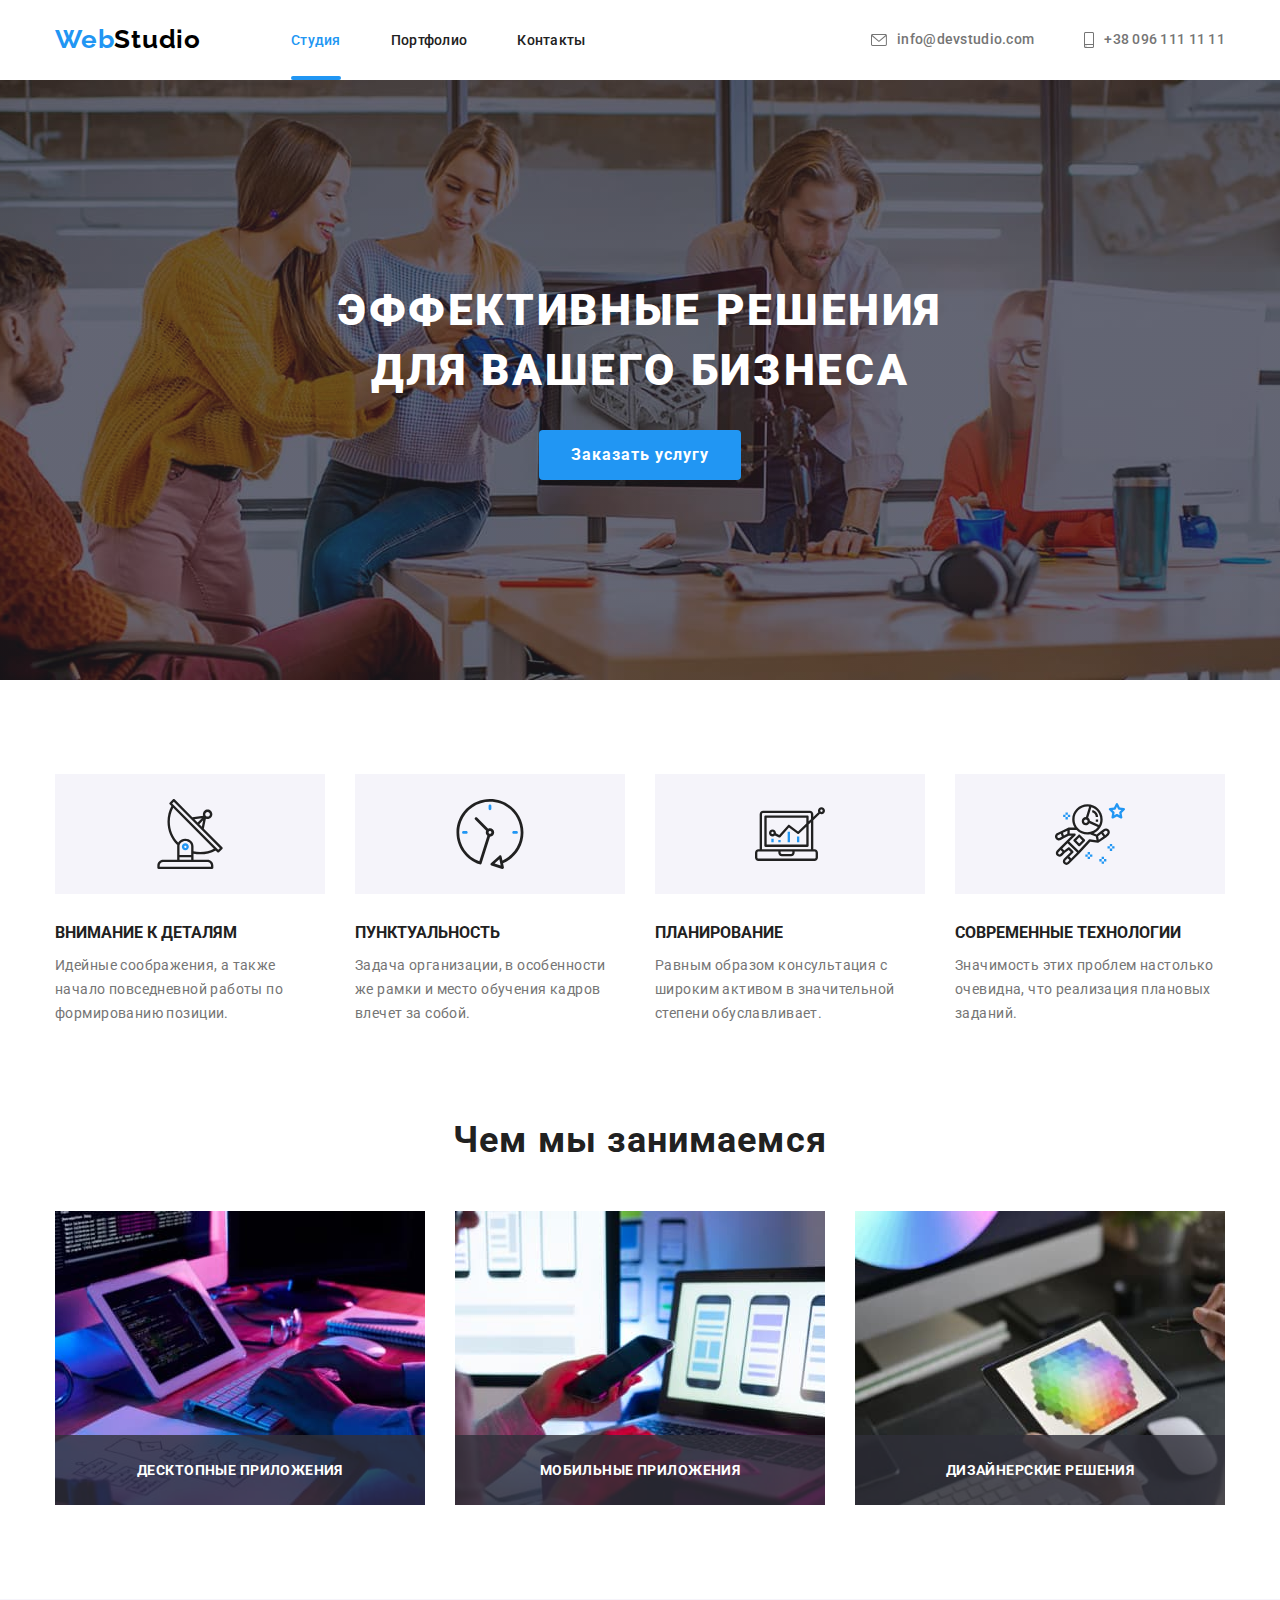
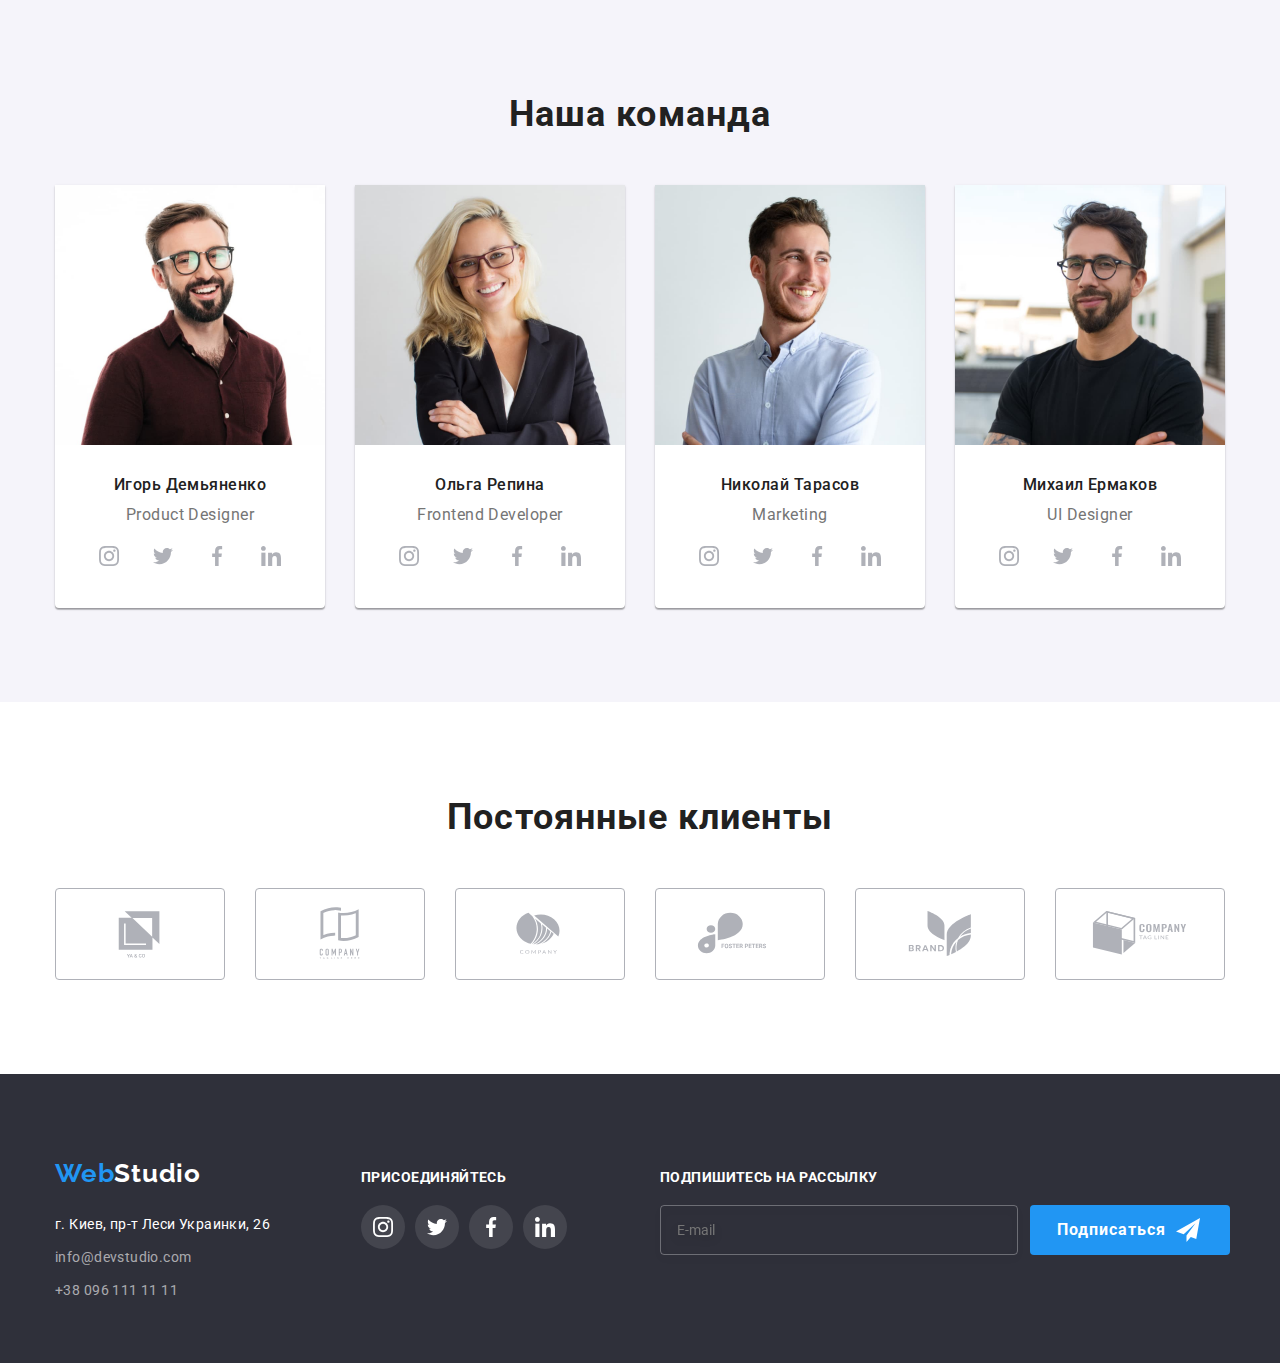
<file: index.html>
<!DOCTYPE html>
<html lang="ru">

<head>
    <meta charset="UTF-8" />
    <meta http-equiv="X-UA-Compatible" content="IE=edge" />
    <meta name="viewport" content="width=device-width, initial-scale=1.0" />
    <title>Студия</title>
    <link rel="preconnect" href="https://fonts.googleapis.com" />
    <link rel="preconnect" href="https://fonts.gstatic.com" crossorigin />
    <link href="https://fonts.googleapis.com/css2?family=Raleway:wght@700&family=Roboto:wght@400;500;700;900&family=Rubik:wght@400;500;700;900&display=swap" rel="stylesheet" />
    <link rel="stylesheet" href="./css/main.min.css" />
</head>

<body>

    <!-- Шапка -->

    <header class="header">
        <div class="container header__container">
            <nav class="nav">
                <a href="./index.html" class="logo link"> Web<span class="logo__header--textcolor">Studio</span></a>
                <ul class="nav__list list">
                    <li class="nav__item"><a href="" class="nav__link nav__link--current link">Студия</a></li>
                    <li class="nav__item"><a href="./portfolio.html" class="nav__link link">Портфолио</a></li>
                    <li class="nav__item"><a href="" class="nav__link link">Контакты</a></li>
                </ul>
            </nav>
            <ul class="list contact__list">
                <li class="contact__item">
                    <a href="mailto:info@devstudio.com" class="contact__link link" aria-label="имайл">
                        <svg class="contact__icon" width="16px" height="12px">
              <use href="./images/symbol-defs.svg#icon-mail"></use>
            </svg>info@devstudio.com</a>
                </li>
                <li class="contact__item">
                    <a href="tel:+380961111111" class="contact__link link">
                        <svg class="contact__icon" width="10px" height="16px" aria-label="номер телефона">
              <use href="./images/symbol-defs.svg#icon-smartphone"></use>
            </svg>+38 096 111 11 11</a>
                </li>
            </ul>
        </div>
    </header>
    <main>

        <!-- Section Hero -->

        <section class="hero hero__overlay">
            <div class="container">
                <h1 class="hero__title">Эффективные решения для вашего бизнеса</h1>
                <button data-modal-open type="button" class="button">Заказать услугу</button>
            </div>
        </section>

        <!-- Section Features -->

        <section class="features__section section">
            <div class="container">
                <h2 class="visually__hidden">Наши особенности</h2>
                <ul class="features__list list">
                    <li class="features__item">
                        <div class="features__icon">
                            <svg class="features__svg">
                <use href="./images/symbol-defs.svg#icon-antenna"></use>
              </svg>
                        </div>
                        <h3 class="features__title">Внимание к деталям</h3>
                        <p class="features__text">Идейные соображения, а также начало повседневной работы по формированию позиции.
                        </p>
                    </li>

                    <li class="features__item">
                        <div class="features__icon">
                            <svg class="features__svg">
                <use href="./images/symbol-defs.svg#icon-clock"></use>
              </svg>
                        </div>
                        <h3 class="features__title">Пунктуальность</h3>
                        <p class="features__text">Задача организации, в особенности же рамки и место обучения кадров влечет за собой.
                        </p>
                    </li>
                    <li class="features__item">
                        <div class="features__icon">
                            <svg class="features__svg">
                <use href="./images/symbol-defs.svg#icon-diagram"></use>
              </svg>
                        </div>
                        <h3 class="features__title">Планирование</h3>
                        <p class="features__text">Равным образом консультация с широким активом в значительной степени обуславливает.
                        </p>
                    </li>
                    <li class="features__item">
                        <div class="features__icon">
                            <svg class="features__svg">
                <use href="./images/symbol-defs.svg#icon-astronaut"></use>
              </svg>
                        </div>
                        <h3 class="features__title">Современные технологии</h3>
                        <p class="features__text">Значимость этих проблем настолько очевидна, что реализация плановых заданий.</p>
                    </li>
                </ul>
            </div>
        </section>

        <!-- Section Work-->

        <section class="work section">
            <div class="container">
                <h2 class="work__title title">Чем мы занимаемся</h2>
                <ul class="list">
                    <li class="work__item">
                        <div class="work__thumb">
                            <img src="./images/box1.jpg" class="work__img" alt="процес программирования" width="370" height="294" />
                            <p class="work__description">Десктопные приложения</p>
                        </div>
                    </li>
                    <li class="work__item">
                        <div class="work__thumb">
                            <img src="./images/box2.jpg" class="work__img" alt="адаптивная верстка" width="370" height="294" />
                            <p class="work__description">Мобильные приложения</p>
                        </div>
                    </li>
                    <li class="work__item">
                        <div class="work__thumb">
                            <img src="./images/box3.jpg" class="work__img" alt="дизайн" width="370" height="294" />
                            <p class="work__description">Дизайнерские решения</p>
                        </div>
                    </li>
                </ul>
            </div>
        </section>

        <!-- Section Team A -->

        <section class="team__section section">
            <div class="container">
                <h2 class="team__title title">Наша команда</h2>
                <ul class="team__list list">
                    <li class="team__item">
                        <img src="./images/Product-Designer.jpg" class="team__img" alt="Product Designer компании" width="270" height="260" />
                        <div class="team__card">
                            <h3 class="team__text team__text--fontstyle">Игорь Демьяненко</h3>
                            <p class="team__text">Product Designer</p>

                            <ul class="social__list">
                                <li class="social__item list">
                                    <a href="" class="link social__link">
                                        <svg class="icon-svg" width="20" height="20">
                      <use href="./images/symbol-defs.svg#icon-instagram" class="social__icon"></use>
                    </svg>
                                    </a>
                                </li>
                                <li class="social__item list">
                                    <a href="" class="link social__link">
                                        <svg class="icon-svg" width="20" height="20">
                      <use href="./images/symbol-defs.svg#icon-twitter" class="social__icon"></use>
                    </svg>
                                    </a>
                                </li>
                                <li class="social__item list">
                                    <a href="" class="link social__link">
                                        <svg class="icon-svg" width="20" height="20">
                      <use href="./images/symbol-defs.svg#icon-facebook" class="social__icon"></use>
                    </svg>
                                    </a>
                                </li>
                                <li class="social__item list">
                                    <a href="" class="link social__link">
                                        <svg class="icon-svg" width="20" height="20">
                      <use href="./images/symbol-defs.svg#icon-linkedin" class="social__icon"></use>
                    </svg>
                                    </a>
                                </li>
                            </ul>
                        </div>
                    </li>

                    <li class="team__item">
                        <img src="./images/Frontend-Developer.jpg" class="team__img" alt="Frontend Developer компании" width="270" height="260" />
                        <div class="team__card">
                            <h3 class="team__text team__text--fontstyle">Ольга Репина</h3>
                            <p class="team__text">Frontend Developer</p>
                            <ul class="social__list">
                                <li class="social__item list">
                                    <a href="" class="link social__link">
                                        <svg class="icon-svg" width="20" height="20">
                      <use href="./images/symbol-defs.svg#icon-instagram" class="social__icon"></use>
                    </svg>
                                    </a>
                                </li>
                                <li class="social__item list">
                                    <a href="" class="link social__link">
                                        <svg class="icon-svg" width="20" height="20">
                      <use href="./images/symbol-defs.svg#icon-twitter" class="social__icon"></use>
                    </svg>
                                    </a>
                                </li>
                                <li class="social__item list">
                                    <a href="" class="link social__link">
                                        <svg class="icon-svg" width="20" height="20">
                      <use href="./images/symbol-defs.svg#icon-facebook" class="social__icon"></use>
                    </svg>
                                    </a>
                                </li>
                                <li class="social__item list">
                                    <a href="" class="link social__link">
                                        <svg class="icon-svg" width="20" height="20">
                      <use href="./images/symbol-defs.svg#icon-linkedin" class="social__icon"></use>
                    </svg>
                                    </a>
                                </li>
                            </ul>
                        </div>
                    </li>
                    <li class="team__item">
                        <img src="./images/Marketing.jpg" class="team__img" alt="Marketing компании" width="270" height="260" />
                        <div class="team__card">
                            <h3 class="team__text team__text--fontstyle">Николай Тарасов</h3>
                            <p class="team__text">Marketing</p>
                            <ul class="social__list">
                                <li class="social__item list">
                                    <a href="" class="link social__link">
                                        <svg class="icon-svg" width="20" height="20">
                      <use href="./images/symbol-defs.svg#icon-instagram" class="social__icon"></use>
                    </svg>
                                    </a>
                                </li>
                                <li class="social__item list">
                                    <a href="" class="link social__link">
                                        <svg class="icon-svg" width="20" height="20">
                      <use href="./images/symbol-defs.svg#icon-twitter" class="social__icon"></use>
                    </svg>
                                    </a>
                                </li>
                                <li class="social__item list">
                                    <a href="" class="link social__link">
                                        <svg class="icon-svg" width="20" height="20">
                      <use href="./images/symbol-defs.svg#icon-facebook" class="social__icon"></use>
                    </svg>
                                    </a>
                                </li>
                                <li class="social__item list">
                                    <a href="" class="link social__link">
                                        <svg class="icon-svg" width="20" height="20">
                      <use href="./images/symbol-defs.svg#icon-linkedin" class="social__icon"></use>
                    </svg>
                                    </a>
                                </li>
                            </ul>
                        </div>
                    </li>
                    <li class="team__item">
                        <img src="./images/UI-Designer.jpg" class="team__img" alt="UI Designer компании" width="270" height="260" />
                        <div class="team__card">
                            <h3 class="team__text team__text--fontstyle">Михаил Ермаков</h3>
                            <p class="team__text">UI Designer</p>
                            <ul class="social__list">
                                <li class="social__item list">
                                    <a href="" class="link social__link">
                                        <svg class="icon-svg" width="20" height="20">
                      <use href="./images/symbol-defs.svg#icon-instagram" class="social__icon"></use>
                    </svg>
                                    </a>
                                </li>
                                <li class="social__item list">
                                    <a href="" class="link social__link">
                                        <svg class="icon-svg" width="20" height="20">
                      <use href="./images/symbol-defs.svg#icon-twitter" class="social__icon"></use>
                    </svg>
                                    </a>
                                </li>
                                <li class="social__item list">
                                    <a href="" class="link social__link">
                                        <svg class="icon-svg" width="20" height="20">
                      <use href="./images/symbol-defs.svg#icon-facebook" class="social__icon"></use>
                    </svg>
                                    </a>
                                </li>
                                <li class="social__item list">
                                    <a href="" class="link social__link">
                                        <svg class="icon-svg" width="20" height="20">
                      <use href="./images/symbol-defs.svg#icon-linkedin" class="social__icon"></use>
                    </svg>
                                    </a>
                                </li>
                            </ul>
                        </div>
                    </li>
                </ul>
            </div>
        </section>

        <!--Section Clients -->

        <section class="clients section">
            <div class="container">
                <h2 class="clients__title title">Постоянные клиенты</h2>
                <ul class="clients__list list">
                    <li class="clients__item list">
                        <a href="" class="clients__link link">
                            <svg class="clients__icon">
                <use href="./images/symbol-defs.svg#icon-client1"></use>
              </svg></a>
                    </li>
                    <li class="clients__item list">
                        <a href="" class="clients__link link">
                            <svg class="clients__icon">
                <use href="./images/symbol-defs.svg#icon-client2"></use>
              </svg></a>
                    </li>
                    <li class="clients__item list">
                        <a href="" class="clients__link link">
                            <svg class="clients__icon">
                <use href="./images/symbol-defs.svg#icon-client3"></use>
              </svg></a>
                    </li>
                    <li class="clients__item list">
                        <a href="" class="clients__link link">
                            <svg class="clients__icon">
                <use href="./images/symbol-defs.svg#icon-client4"></use>
              </svg></a>
                    </li>
                    <li class="clients__item list">
                        <a href="" class="clients__link link">
                            <svg class="clients__icon">
                <use href="./images/symbol-defs.svg#icon-client5"></use>
              </svg></a>
                    </li>
                    <li class="clients__item list">
                        <a href="" class="clients__link link">
                            <svg class="clients__icon">
                <use href="./images/symbol-defs.svg#icon-client6"></use>
              </svg></a>
                    </li>
                </ul>
            </div>
        </section>
    </main>

    <!-- Section Footer -->

    <footer class="footer">
        <div class="footer__blok container">
            <div class="footer__contact">
                <a href="./index.html" class="logo logo_footer link">
          Web<span class="logo__footer--textcolor">Studio</span></a>
                <address>
          <ul class="footer__list list">
            <li class="footer__item">
              <a href="" class="link footer__link footer__link--color">г. Киев, пр-т Леси Украинки, 26</a>
            </li>
            <li class="footer__item">
              <a href="mailto:info@devstudio.com" class="footer__link link">info@devstudio.com</a>
            </li>
            <li class="footer__item">
              <a href="tel:+380961111111" class="footer__link link">+38 096 111 11 11</a>
            </li>
          </ul>
        </address>
            </div>
            <div class="footer__socialblok">
                <strong class="footer__strong">Присоединяйтесь</strong>
                <ul class="footer__sociallist">
                    <li class="footer__socialitem list">
                        <a href="" class="footer__sociallink link">
                            <svg class="footer__icon" width="20" height="20">
                <use href="./images/symbol-defs.svg#icon-instagram"></use>
              </svg></a>
                    </li>
                    <li class="footer__socialitem list">
                        <a href="" class="footer__sociallink link">
                            <svg class="footer__icon" width="20" height="20">
                <use href="./images/symbol-defs.svg#icon-twitter"></use>
              </svg></a>
                    </li>
                    <li class="footer__socialitem list">
                        <a href="" class="footer__sociallink link">
                            <svg class="footer__icon" width="20" height="20">
                <use href="./images/symbol-defs.svg#icon-facebook" class="svg-item"></use>
              </svg></a>
                    </li>
                    <li class="footer__socialitem list">
                        <a href="" class="footer__sociallink link">
                            <svg class="footer__icon" width="20" height="20">
                <use href="./images/symbol-defs.svg#icon-linkedin" class="svg-item"></use>
              </svg></a>
                    </li>
                </ul>
            </div>
            <form class="signup">
                <strong class="footer__strong signup__title">Подпишитесь на рассылку </strong>
                <div class="signup__form">
                    <label for="signup-email" class="signup__label">
            <input type="email" name="email" id="signup-email" placeholder="E-mail" class="signup__email" />
          </label>
                    <button type="submit" class="button signup__btn">
            <span class="signup__btn--margin">Подписаться</span>
            <svg width="24" height="24" class="signup__svg">
              <use href="./images/symbol-defs.svg#icon-icon-send" class=""></use>
            </svg>
          </button>
                </div>
            </form>
        </div>
    </footer>

    <!-- MODALKA -->

    <div data-modal class="backdrop is-hidden">
        <div class="modal">
            <button data-modal-close class="modal__closebtn" type="button">
        <svg class="modal__icon" width="11" height="11">
          <use href="./images/symbol-defs.svg#icon-close"></use>
        </svg>
      </button>
            <form class="form">
                <strong class="form__text">Оставьте свои данные, мы вам перезвоним</strong>
                <div class="form__field">
                    <label for="name" class="form__label">Имя</label>
                    <input type="text" class="form__input" name="name" id="name" />
                    <svg class="form__icon" width="12" height="12">
            <use href="./images/symbol-defs.svg#icon-name"></use>
          </svg>
                </div>
                <div class="form__field">
                    <label for="tel" class="form__label">Телефон</label>
                    <input type="tel" class="form__input" name="tel" id="tel" />
                    <svg class="form__icon" width="13" height="13">
            <use href="./images/symbol-defs.svg#icon-phone-black"></use>
          </svg>
                </div>
                <div class="form__field">
                    <label for="email" class="form__label">Почта</label>
                    <input type="email" class="form__input" name="email" id="email" />
                    <svg class="form__icon" width="15" height="12">
            <use href="./images/symbol-defs.svg#icon-formemail"></use>
          </svg>
                </div>
                <div class="form__field">
                    <label for="comment" class="form__label">Комментарий</label>
                    <textarea name="comment" id="comment" rows="10" class="form__textarea" placeholder="Введите текст"></textarea>
                </div>
                <label for="checkbox" class="checkbox__label">
          <input type="checkbox" name="checkbox" id="checkbox" class="checkbox is-hidden" />
          <span class="checkbox__item">
            <svg width="16" height="16">
              <use href="./images/symbol-defs.svg#icon-Vector-2" class=""></use>
            </svg>
          </span>
          Соглашаюсь с рассылкой и принимаю <a href="" class="checkbox__link">Условия договора</a>
        </label>

                <button type="submit" class="button form__btn">Отправить</button>
            </form>
        </div>
    </div>
    <script src="./js/modal.js"></script>
</body>

</html>
</file>
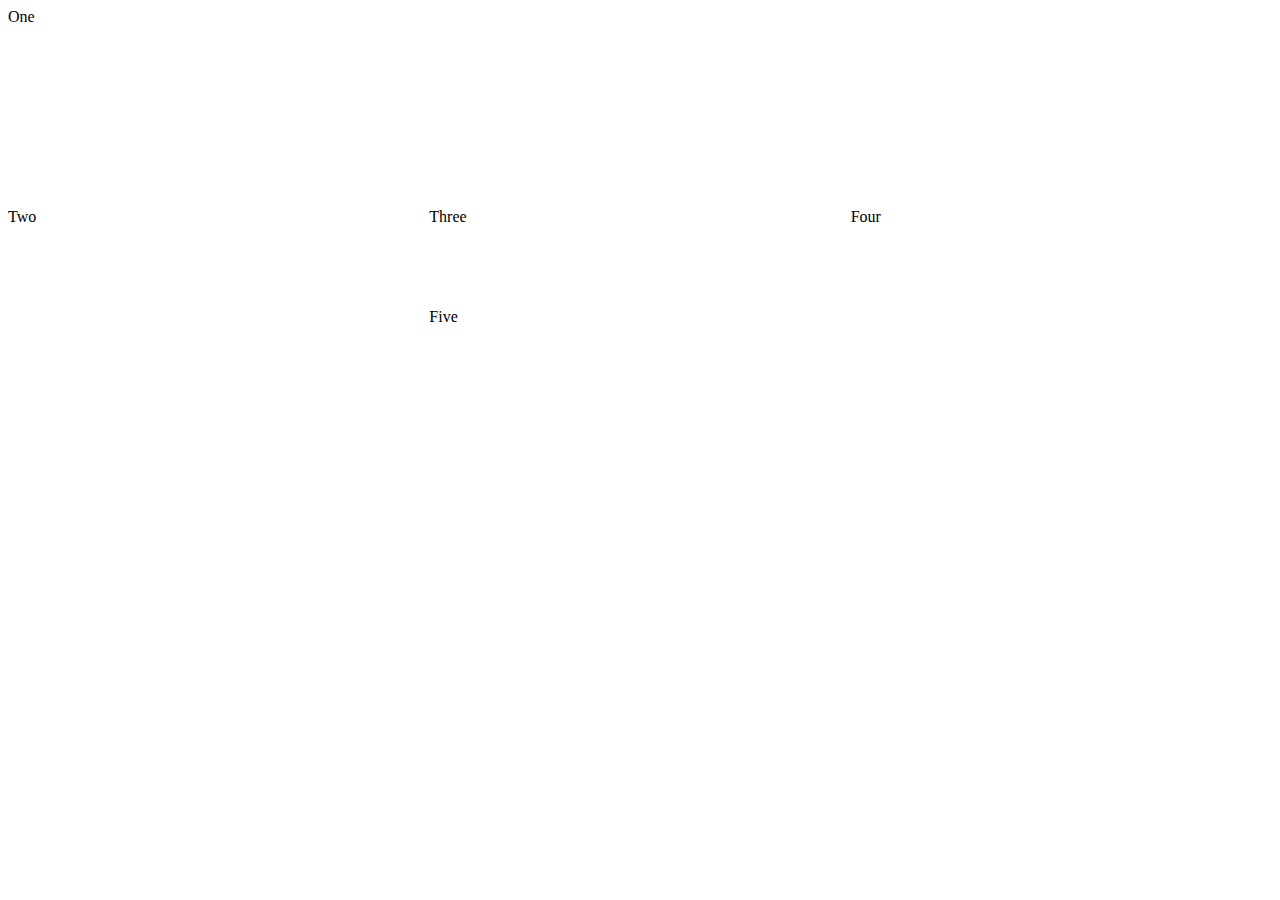
<file: 1.html>
<!DOCTYPE html>
<html lang="en">
<head>
    <meta charset="UTF-8">
    <meta http-equiv="X-UA-Compatible" content="IE=edge">
    <meta name="viewport" content="width=device-width, initial-scale=1.0">
    <title>Document</title>
    <style>
        .wrapper {
    display: grid;
    grid-template-columns: repeat(3, 1fr);
    grid-auto-rows: 100px;
}
.box1 {
    grid-column-start: 1;
    grid-column-end: 4;
    grid-row-start: 1;
    grid-row-end: 3;
}
.box2 {
    grid-column-start: 1;
    grid-row-start: 3;
    grid-row-end: 5;
}

    </style>
</head>
<body>
    <div class="wrapper">
        <div class="box1">One</div>
        <div class="box2">Two</div>
        <div class="box3">Three</div>
        <div class="box4">Four</div>
        <div class="box5">Five</div>
    </div>
</body>
</html>
</file>
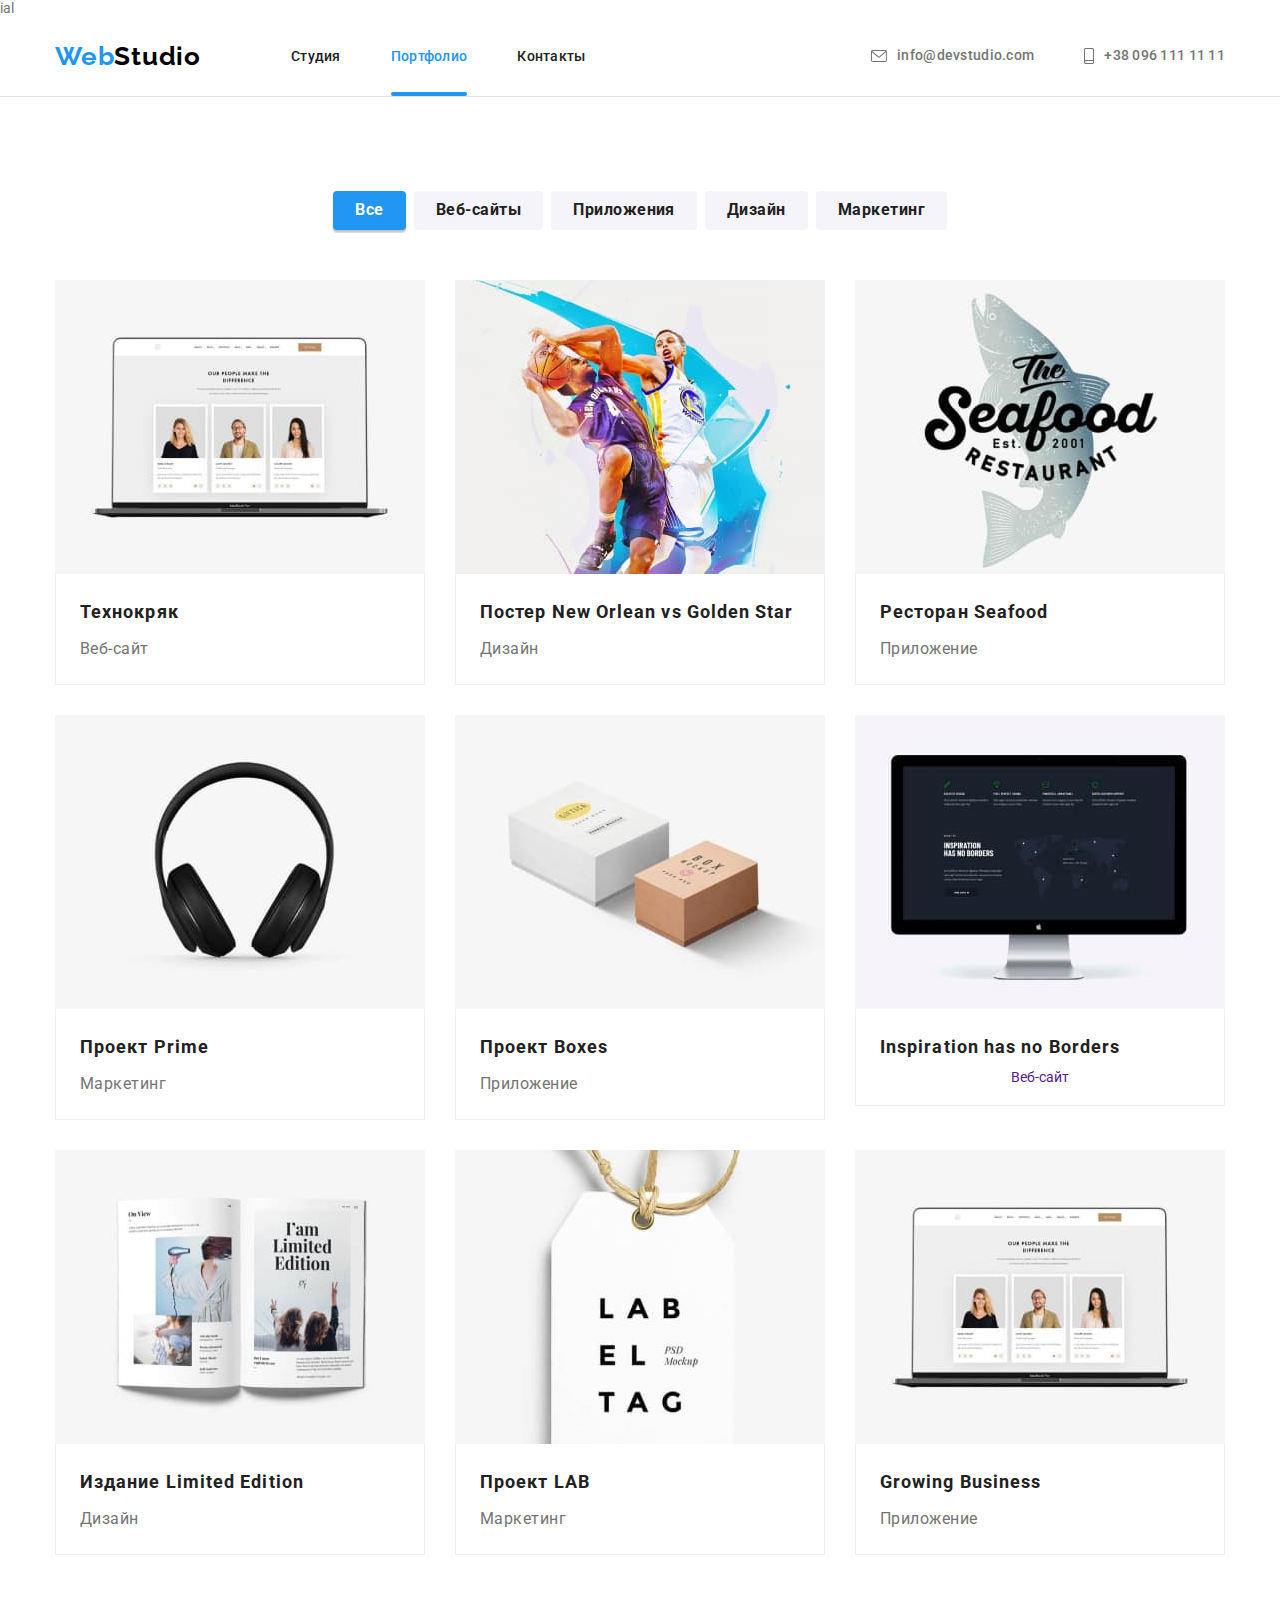
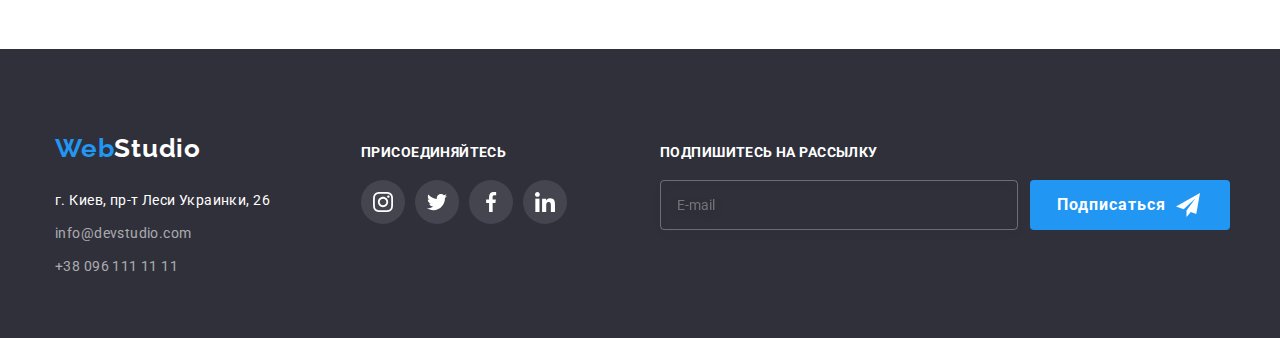
<file: portfolio.html>
ial
<!DOCTYPE html>
<html lang="ru">

<head>
    <meta charset="UTF-8" />
    <meta http-equiv="X-UA-Compatible" content="IE=edge" />
    <meta name="viewport" content="width=device-width, initial-scale=1.0" />
    <title>Портфолио</title>
    <link rel="preconnect" href="https://fonts.googleapis.com" />
    <link rel="preconnect" href="https://fonts.gstatic.com" crossorigin />
    <link href="https://fonts.googleapis.com/css2?family=Raleway:wght@700&family=Roboto:wght@400;500;700;900&family=Rubik:wght@400;500;700;900&display=swap" rel="stylesheet" />
    <link rel="stylesheet" href="./css/main.min.css" />
</head>

<body>
    <!-- Шапка -->
    <header class="header">
        <div class="container header__container">
            <nav class="nav">
                <a href="./index.html" class="logo link"> Web<span class="logo__header--textcolor">Studio</span> </a>
                <ul class="nav__list list">
                    <li class="nav__item"><a href="./index.html" class="nav__link link">Студия</a></li>
                    <li class="nav__item">
                        <a href="" class="link nav__link--current nav__link">Портфолио</a>
                    </li>
                    <li class="nav__item"><a href="" class="link nav__link">Контакты</a></li>
                </ul>
            </nav>
            <ul class="list contact__list">
                <li class="contact__item">
                    <a href="mailto:info@devstudio.com" class="link contact__link" aria-label="имайл">
                        <svg class="contact__icon" width="16px" height="12px">
                            <use href="./images/symbol-defs.svg#icon-mail"></use>
                        </svg> info@devstudio.com</a>
                </li>
                <li class="contact__item">
                    <a href="tel:+380961111111" class="link contact__link">
                        <svg class="contact__icon" width="10px" height="16px" aria-label="номер телефона">
                            <use href="./images/symbol-defs.svg#icon-smartphone"></use>
                        </svg> +38 096 111 11 11</a>
                </li>
            </ul>
        </div>
    </header>

    <main>
        <!-- Section Hero -->
        <section class="portf__section section">
            <div class="container">
                <h1 class="visually__hidden">Портфолио</h1>
                <ul class="list menu__list">
                    <li class="menu__item">
                        <button type="button" class="button munu__button menu__button--curent">Все</button>
                    </li>
                    <li class="menu__item"><button type="button" class="button munu__button">Веб-сайты</button></li>
                    <li class="menu__item"><button type="button" class="button munu__button">Приложения</button></li>
                    <li class="menu__item"><button type="button" class="button munu__button">Дизайн</button></li>
                    <li class="menu__item"><button type="button" class="button munu__button">Маркетинг</button></li>
                </ul>

                <ul class="list portf__list">
                    <li class="portf__item">
                        <a href="" class="link portf__link">
                            <div class="portf__thumb">
                                <img src="./images/portf1.jpg" alt="ноутбук" width="370" height="294" />
                                <div class="portf__overlay">
                                    <p class="portf__overlay--posirion">
                                        Технокряк это современная площадка распространения коронавируса. Компании используют эту платформу для цифрового шпионажа и атак на защищённые сервера конкурентов.
                                    </p>
                                </div>
                            </div>
                            <div class="portf__item--description">
                                <h2 class="portf__title">Технокряк</h2>
                                <p class="portf__text">Веб-сайт</p>
                            </div>
                        </a>
                    </li>
                    <li class="portf__item">
                        <a href="" class="link portf__link">
                            <div class="portf__thumb">
                                <img src="./images/portf2.jpg" alt="постер" width="370" height="294" />
                                <div class="portf__overlay">
                                    <p class="portf__overlay--posirion">
                                        Технокряк это современная площадка распространения коронавируса. Компании используют эту платформу для цифрового шпионажа и атак на защищённые сервера конкурентов.
                                    </p>
                                </div>
                            </div>
                            <div class="portf__item--description">
                                <h2 class="portf__title">Постер New Orlean vs Golden Star</h2>
                                <p class="portf__text">Дизайн</p>
                            </div>
                        </a>
                    </li>
                    <li class="portf__item">
                        <a href="" class="link portf__link">
                            <div class="portf__thumb">
                                <img src="./images/portf3.jpg" alt="лого ресторана" width="370" height="294" />
                                <div class="portf__overlay">
                                    <p class="portf__overlay--posirion">
                                        Технокряк это современная площадка распространения коронавируса. Компании используют эту платформу для цифрового шпионажа и атак на защищённые сервера конкурентов.
                                    </p>
                                </div>
                            </div>
                            <div class="portf__item--description">
                                <h2 class="portf__title">Ресторан Seafood</h2>
                                <p class="portf__text">Приложение</p>
                            </div>
                        </a>
                    </li>
                    <li class="portf__item">
                        <a href="" class="link portf__link">
                            <div class="portf__thumb">
                                <img src="./images/portf4.jpg" alt="наушники" width="370" height="294" />
                                <div class="portf__overlay">
                                    <p class="portf__overlay--posirion">
                                        Технокряк это современная площадка распространения коронавируса. Компании используют эту платформу для цифрового шпионажа и атак на защищённые сервера конкурентов.
                                    </p>
                                </div>
                            </div>
                            <div class="portf__item--description">
                                <h2 class="portf__title">Проект Prime</h2>
                                <p class="portf__text">Маркетинг</p>
                            </div>
                        </a>
                    </li>
                    <li class="portf__item">
                        <a href="" class="link portf__link">
                            <div class="portf__thumb">
                                <img src="./images/portf5.jpg" alt="две коробки" width="370" height="294" />
                                <div class="portf__overlay">
                                    <p class="portf__overlay--posirion">
                                        Технокряк это современная площадка распространения коронавируса. Компании используют эту платформу для цифрового шпионажа и атак на защищённые сервера конкурентов.
                                    </p>
                                </div>
                            </div>
                            <div class="portf__item--description">
                                <h2 class="portf__title">Проект Boxes</h2>
                                <p class="portf__text">Приложение</p>
                            </div>
                        </a>
                    </li>
                    <li class="portf__item">
                        <a href="" class="link portf__link">
                            <div class="portf__thumb">
                                <img src="./images/portf6.jpg" alt="монитор" width="370" height="294" />
                                <div class="portf__overlay">
                                    <p class="portf__overlay--posirion">
                                        Технокряк это современная площадка распространения коронавируса. Компании используют эту платформу для цифрового шпионажа и атак на защищённые сервера конкурентов.
                                    </p>
                                </div>
                            </div>
                            <div class="portf__item--description">
                                <h2 class="portf__title">Inspiration has no Borders</h2>
                                <p class="portfolio-text">Веб-сайт</p>
                            </div>
                        </a>
                    </li>
                    <li class="portf__item">
                        <a href="" class="link portf__link">
                            <div class="portf__thumb">
                                <img src="./images/portf7.jpg" alt="открытая книга" width="370" height="294" />
                                <div class="portf__overlay">
                                    <p class="portf__overlay--posirion">
                                        Технокряк это современная площадка распространения коронавируса. Компании используют эту платформу для цифрового шпионажа и атак на защищённые сервера конкурентов.
                                    </p>
                                </div>
                            </div>
                            <div class="portf__item--description">
                                <h2 class="portf__title">Издание Limited Edition</h2>
                                <p class="portf__text">Дизайн</p>
                            </div>
                        </a>
                    </li>
                    <li class="portf__item">
                        <a href="" class="link portf__link">
                            <div class="portf__thumb">
                                <img src="./images/portf8.jpg" alt="лого проекта" width="370" height="294" />
                                <div class="portf__overlay">
                                    <p class="portf__overlay--posirion">
                                        Технокряк это современная площадка распространения коронавируса. Компании используют эту платформу для цифрового шпионажа и атак на защищённые сервера конкурентов.
                                    </p>
                                </div>
                            </div>
                            <div class="portf__item--description">
                                <h2 class="portf__title">Проект LAB</h2>
                                <p class="portf__text">Маркетинг</p>
                            </div>
                        </a>
                    </li>
                    <li class="portf__item">
                        <a href="" class="link portf__link">
                            <div class="portf__thumb">
                                <img src="./images/portf1.jpg" alt="ноутбук" width="370" height="294" />
                                <div class="portf__overlay">
                                    <p class="portf__overlay--posirion">
                                        Технокряк это современная площадка распространения коронавируса. Компании используют эту платформу для цифрового шпионажа и атак на защищённые сервера конкурентов.
                                    </p>
                                </div>
                            </div>
                            <div class="portf__item--description">
                                <h2 class="portf__title">Growing Business</h2>
                                <p class="portf__text">Приложение</p>
                            </div>
                        </a>
                    </li>
                </ul>
            </div>
        </section>
    </main>
    <!-- Футер -->
    <footer class="footer">
        <div class="container footer__blok">
            <div class="footer__contact">
                <a href="./index.html" class="logo logo_footer link">
                    Web<span class="logo__footer--textcolor">Studio</span>
                </a>
                <address>
                    <ul class="list footer__list">
                        <li class="footer__item">
                            <a href="" class="link footer__link footer__link--color">г. Киев, пр-т Леси Украинки, 26</a>
                        </li>
                        <li class="footer__item">
                            <a href="mailto:info@devstudio.com" class="link footer__link">info@devstudio.com</a>
                        </li>
                        <li class="footer__item">
                            <a href="tel:+380961111111" class="link footer__link">+38 096 111 11 11</a>
                        </li>
                    </ul>
                </address>
            </div>
            <div class="footer__socialblok">
                <strong class="footer__strong">Присоединяйтесь</strong>
                <ul class="footer__sociallist">
                    <li class="footer__socialitem list">
                        <a href="" class="link footer__sociallink">
                            <svg class="footer__icon" width="20" height="20">
                                <use href="./images/symbol-defs.svg#icon-instagram"></use>
                            </svg></a>
                    </li>
                    <li class="footer__socialitem list">
                        <a href="" class="link footer__sociallink">
                            <svg class="footer__icon" width="20" height="20">
                                <use href="./images/symbol-defs.svg#icon-twitter"></use>
                            </svg></a>
                    </li>
                    <li class="footer__socialitem list">
                        <a href="" class="link footer__sociallink">
                            <svg class="footer__icon" width="20" height="20">
                                <use href="./images/symbol-defs.svg#icon-facebook" class="svg-item"></use>
                            </svg></a>
                    </li>
                    <li class="footer__socialitem list">
                        <a href="" class="link footer__sociallink">
                            <svg class="footer__icon" width="20" height="20">
                                <use href="./images/symbol-defs.svg#icon-linkedin" class="svg-item"></use>
                            </svg></a>
                    </li>
                </ul>
            </div>
            <form class="signup">
                <strong class="footer__strong signup__title">Подпишитесь на рассылку </strong>
                <div class="signup__form">
                    <label for="signup-email" class="signup__label">
                        <input type="email" name="email" id="signup-email" placeholder="E-mail" class="signup__email" />
                    </label>
                    <button type="submit" class="button signup__btn">
                        <span class="signup__btn--margin">Подписаться</span>
                        <svg width="24" height="24" class="signup__svg">
                            <use href="./images/symbol-defs.svg#icon-icon-send" class=""></use>
                        </svg>
                    </button>
                </div>
            </form>
        </div>
    </footer>
</body>

</html>
</file>
<file: css/main.min.css>
/*! modern-normalize v1.1.0 | MIT License | https://github.com/sindresorhus/modern-normalize */*,::after,::before{-webkit-box-sizing:border-box;box-sizing:border-box}html{-moz-tab-size:4;-o-tab-size:4;tab-size:4}html{line-height:1.15;-webkit-text-size-adjust:100%}body{margin:0}body{font-family:system-ui, -apple-system, 'Segoe UI', Roboto, Helvetica, Arial, sans-serif, 'Apple Color Emoji', 'Segoe UI Emoji'}hr{height:0;color:inherit}abbr[title]{-webkit-text-decoration:underline dotted;text-decoration:underline dotted}b,strong{font-weight:bolder}code,kbd,pre,samp{font-family:ui-monospace, SFMono-Regular, Consolas, 'Liberation Mono', Menlo, monospace;font-size:1em}small{font-size:80%}sub,sup{font-size:75%;line-height:0;position:relative;vertical-align:baseline}sub{bottom:-0.25em}sup{top:-0.5em}table{text-indent:0;border-color:inherit}button,input,optgroup,select,textarea{font-family:inherit;font-size:100%;line-height:1.15;margin:0}button,select{text-transform:none}[type='button'],[type='reset'],[type='submit'],button{-webkit-appearance:button}::-moz-focus-inner{border-style:none;padding:0}:-moz-focusring{outline:1px dotted ButtonText}:-moz-ui-invalid{box-shadow:none}legend{padding:0}progress{vertical-align:baseline}::-webkit-inner-spin-button,::-webkit-outer-spin-button{height:auto}[type='search']{-webkit-appearance:textfield;outline-offset:-2px}::-webkit-search-decoration{-webkit-appearance:none}::-webkit-file-upload-button{-webkit-appearance:button;font:inherit}summary{display:list-item}.visually__hidden{position:absolute;width:1px;height:1px;margin:-1px;padding:0;overflow:hidden;border:0;clip:rect(0 0 0 0)}body{background-color:#fff;color:#757575;font-family:"Roboto",sans-serif;font-size:14px}h1,h2,h3,p,ul{margin-top:0;margin-bottom:0}.title{color:#212121;font-size:36px;font-style:normal;font-weight:700;line-height:1.17;letter-spacing:0.03em;text-align:center}.subtitle{color:#212121;font-size:14px;font-style:normal;font-weight:700;line-height:1.14;letter-spacing:0.03em;text-align:left}.list{list-style:none;-webkit-padding-start:0;padding-inline-start:0;display:-webkit-box;display:-ms-flexbox;display:flex;-webkit-box-pack:center;-ms-flex-pack:center;justify-content:center}.link{text-decoration:none;-webkit-transition:color 250ms cubic-bezier(0.4, 0, 0.2, 1);transition:color 250ms cubic-bezier(0.4, 0, 0.2, 1)}.link:hover,.link:focus{color:#2196f3;text-decoration:none}img{display:block}.container{margin-left:auto;margin-right:auto;width:1200px;padding-left:15px;padding-right:15px;text-align:center}.section{padding-top:94px;padding-bottom:94px}.header__container{display:-webkit-box;display:-ms-flexbox;display:flex;-webkit-box-align:center;-ms-flex-align:center;align-items:center}.nav{display:-webkit-box;display:-ms-flexbox;display:flex;-webkit-box-align:center;-ms-flex-align:center;align-items:center}.nav__item:not(:last-child){margin-right:50px}.nav__link{display:block;padding-top:32px;padding-bottom:32px;color:#212121;font-weight:500;line-height:1.17;letter-spacing:0.02em;text-align:left}.nav__link--current{position:relative;display:block;padding-top:32px;padding-bottom:32px;color:#2196f3;font-size:14px;font-style:normal;font-weight:500;line-height:1.17;letter-spacing:0.02em;text-align:left}.nav__link--current::after{position:absolute;left:0;bottom:0;display:block;content:'';width:100%;height:4px;background:#2196f3;border-radius:2px}.logo{margin-right:90px;display:block;padding-top:24px;padding-bottom:25px;color:#2196f3;font-family:"Raleway",sans-serif;font-size:26px;font-style:normal;font-weight:700;line-height:1.17;letter-spacing:0.03em;text-align:left}.logo__header--textcolor{color:#000}.logo__footer{margin-bottom:20px}.logo__footer--textcolor{color:#fff}.contact__link{display:block;padding-top:32px;padding-bottom:32px;-webkit-box-align:center;-ms-flex-align:center;align-items:center;display:-webkit-box;display:-ms-flexbox;display:flex;color:#757575;font-size:14px;font-style:normal;font-weight:500;line-height:1.14;letter-spacing:0.02em}.contact__icon{margin-right:10px;fill:currentColor}.contact__list{margin-left:auto}.contact__item:not(:last-child){margin-right:50px}.hero{display:-webkit-box;display:-ms-flexbox;display:flex;height:600px;-webkit-box-pack:center;-ms-flex-pack:center;justify-content:center;-webkit-box-align:center;-ms-flex-align:center;align-items:center;background-color:#2f303a}.hero__title{margin-bottom:30px;margin-left:auto;margin-right:auto;width:696px;text-transform:uppercase;color:#fff;font-size:44px;font-style:normal;font-weight:900;line-height:1.364;letter-spacing:0.06em;text-align:center}.hero__overlay{height:600px;max-width:1600px;margin-left:auto;margin-right:auto;background-image:-webkit-gradient(linear, left top, right top, from(rgba(47,48,58,0.4)), to(rgba(47,48,58,0.4))),url(../images/bg-img.jpg);background-image:linear-gradient(to right, rgba(47,48,58,0.4), rgba(47,48,58,0.4)),url(../images/bg-img.jpg);background-size:cover;background-repeat:no-repeat;background-position:center}.button{cursor:pointer;background-color:#2196f3;border:0;border-radius:4px;padding:10px 32px;display:inline-block;min-width:200px;color:#fff;font-family:"Roboto",sans-serif;font-size:16px;font-style:normal;font-weight:700;line-height:1.88;letter-spacing:0.06em;text-align:center;-webkit-transition:color 250ms cubic-bezier(0.4, 0, 0.2, 1),background-color 250ms cubic-bezier(0.4, 0, 0.2, 1);transition:color 250ms cubic-bezier(0.4, 0, 0.2, 1),background-color 250ms cubic-bezier(0.4, 0, 0.2, 1)}.button:hover,.button:focus{color:#212121;background-color:#188ce8}.features__list{margin:-15px}.features__item{width:270px;margin:15px}.features__icon{display:-webkit-box;display:-ms-flexbox;display:flex;height:120px;margin-bottom:30px;background-color:#f5f4fa;-webkit-box-align:center;-ms-flex-align:center;align-items:center;-webkit-box-pack:center;-ms-flex-pack:center;justify-content:center}.features__svg{width:70px;height:70px}.features__title{text-transform:uppercase;margin-bottom:10px;color:#212121;font-weight:700;line-height:1.14;text-align:left}.features__text{font-family:"Roboto",sans-serif;font-size:14px;line-height:1.72;letter-spacing:0.03em;text-align:left}.work{padding-top:0}.work__title{margin-bottom:50px}.work__item:not(:last-child){margin-right:30px}.work__thumb{position:relative;display:-webkit-box;display:-ms-flexbox;display:flex;-webkit-box-pack:center;-ms-flex-pack:center;justify-content:center}.work__description{position:absolute;bottom:0;left:0;display:-webkit-box;display:-ms-flexbox;display:flex;-webkit-box-pack:center;-ms-flex-pack:center;justify-content:center;-webkit-box-align:center;-ms-flex-align:center;align-items:center;height:70px;width:100%;background-color:rgba(47,48,58,0.8);color:#fff;font-weight:700;font-size:14px;line-height:1.143;letter-spacing:0.03em;text-transform:uppercase}.team__title{margin-bottom:50px}.team__section{background-color:#f5f4fa}.team__list{margin:-15px}.team__item{background:#fff;-ms-flex-preferred-size:calc(100% / 4 -30px);flex-basis:calc(100% / 4 -30px);margin:15px;-webkit-box-shadow:0px 1px 3px rgba(0,0,0,0.12),0px 1px 1px rgba(0,0,0,0.14),0px 2px 1px rgba(0,0,0,0.2);box-shadow:0px 1px 3px rgba(0,0,0,0.12),0px 1px 1px rgba(0,0,0,0.14),0px 2px 1px rgba(0,0,0,0.2);border-radius:0px 0px 4px 4px}.team__card{padding-top:30px;padding-bottom:30px;padding-left:32px;padding-right:32px}.team__img{display:block}.team__text{margin-bottom:10px;font-size:16px;line-height:1.19;letter-spacing:0.03em;text-align:center}.team__text--fontstyle{font-weight:500;color:#212121}.social__list{padding:0;display:-webkit-box;display:-ms-flexbox;display:flex}.social__item{margin-right:10px}.social__item:last-child{margin-right:0}.social__link{display:-webkit-box;display:-ms-flexbox;display:flex;padding:0;width:44px;height:44px;border-radius:50%;color:#afb1b8;-webkit-box-pack:center;-ms-flex-pack:center;justify-content:center;-webkit-box-align:center;-ms-flex-align:center;align-items:center;-webkit-transition:fill 250ms cubic-bezier(0.4, 0, 0.2, 1),background-color 250ms cubic-bezier(0.4, 0, 0.2, 1);transition:fill 250ms cubic-bezier(0.4, 0, 0.2, 1),background-color 250ms cubic-bezier(0.4, 0, 0.2, 1)}.social__link:focus,.social__link:hover{background-color:#2196f3;color:#fff}.social__icon{fill:currentColor}.clients__title{margin-bottom:50px}.clients__list{margin:0;padding:0}.clients__item{margin-right:30px}.clients__item:last-child{margin-right:0}.clients__link{display:-webkit-box;display:-ms-flexbox;display:flex;width:170px;height:92px;color:#afb1b8;border:1px solid #afb1b8;border-radius:4px;-webkit-box-align:center;-ms-flex-align:center;align-items:center;-webkit-box-pack:center;-ms-flex-pack:center;justify-content:center;-webkit-transition:border 250ms cubic-bezier(0.4, 0, 0.2, 1),color 250ms cubic-bezier(0.4, 0, 0.2, 1);transition:border 250ms cubic-bezier(0.4, 0, 0.2, 1),color 250ms cubic-bezier(0.4, 0, 0.2, 1)}.clients__link:hover,.clients__link:focus{border:1px solid #2196f3;border-radius:4px;fill:currentColor}.clients__icon{width:106px;height:60px;fill:currentColor}.footer{background-color:#2f303a;padding-top:60px;padding-bottom:60px}.footer__blok{display:-webkit-box;display:-ms-flexbox;display:flex;-webkit-box-align:baseline;-ms-flex-align:baseline;align-items:baseline;-webkit-box-pack:justify;-ms-flex-pack:justify;justify-content:space-between}.footer__contact{margin-right:70px}.footer__list{margin-right:auto;-webkit-box-orient:vertical;-webkit-box-direction:normal;-ms-flex-direction:column;flex-direction:column;text-align:left}.footer__item{margin-bottom:9px}.footer__item:last-child{margin-bottom:0}.footer__link{color:rgba(255,255,255,0.6);font-style:normal;line-height:1.71;letter-spacing:0.03em;text-align:left}.footer__link--color{color:#fff}.footer__strong{display:block;margin-bottom:20px;font-weight:700;font-size:14px;line-height:1.143;letter-spacing:0.03em;text-transform:uppercase;color:#fff}.footer__socialblok{-webkit-box-align:baseline;-ms-flex-align:baseline;align-items:baseline;text-align:left;margin-right:93px}.footer__sociallist{padding:0;display:-webkit-box;display:-ms-flexbox;display:flex}.footer__socialitem{-webkit-box-pack:center;-ms-flex-pack:center;justify-content:center;margin-right:10px}.footer__socialitem:last-child{margin-right:0}.footer__sociallink{display:-webkit-box;display:-ms-flexbox;display:flex;background-color:rgba(255,255,255,0.1);padding:0;width:44px;height:44px;border-radius:22px;-webkit-box-pack:center;-ms-flex-pack:center;justify-content:center;-webkit-box-align:center;-ms-flex-align:center;align-items:center;-webkit-transition:background-color 250ms cubic-bezier(0.4, 0, 0.2, 1);transition:background-color 250ms cubic-bezier(0.4, 0, 0.2, 1)}.footer__sociallink:hover,.footer__sociallink:focus{background-color:#2196f3}.footer__icon{fill:#fff}.signup__title{display:-webkit-box;display:-ms-flexbox;display:flex;-webkit-box-pack:left;-ms-flex-pack:left;justify-content:left}.signup__form{display:-webkit-box;display:-ms-flexbox;display:flex}.signup__label{margin-right:12px}.signup__email{padding:15px 16px;height:50px;width:358px;background-color:transparent;border:1px solid rgba(255,255,255,0.3);-webkit-box-sizing:border-box;box-sizing:border-box;-webkit-filter:drop-shadow(0px 4px 4px rgba(0,0,0,0.15));filter:drop-shadow(0px 4px 4px rgba(0,0,0,0.15));border-radius:4px;color:#fff}.signup__btn{padding:10px 27px;font-weight:700;font-size:16px;line-height:1.87;display:-webkit-box;display:-ms-flexbox;display:flex;-webkit-box-align:center;-ms-flex-align:center;align-items:center;text-align:center;letter-spacing:0.06em;color:#fff}.signup__btn:focus,.signup__btn:hover{color:#fff}.signup__btn--margin{margin-right:10px}.signup__svg{fill:#fff}.portf__section{border-top:1px solid #e5e5e5}.menu__list{margin-bottom:50px}.menu__item:not(:last-child){margin-right:8px}.munu__button{padding:6px 22px;min-width:73px;background-color:#f5f4fa;color:#212121;line-height:1.63;letter-spacing:0.03em;-webkit-transition:color 250ms cubic-bezier(0.4, 0, 0.2, 1),background-color 250ms cubic-bezier(0.4, 0, 0.2, 1),-webkit-box-shadow 250ms cubic-bezier(0.4, 0, 0.2, 1);transition:color 250ms cubic-bezier(0.4, 0, 0.2, 1),background-color 250ms cubic-bezier(0.4, 0, 0.2, 1),-webkit-box-shadow 250ms cubic-bezier(0.4, 0, 0.2, 1);transition:color 250ms cubic-bezier(0.4, 0, 0.2, 1),background-color 250ms cubic-bezier(0.4, 0, 0.2, 1),box-shadow 250ms cubic-bezier(0.4, 0, 0.2, 1);transition:color 250ms cubic-bezier(0.4, 0, 0.2, 1),background-color 250ms cubic-bezier(0.4, 0, 0.2, 1),box-shadow 250ms cubic-bezier(0.4, 0, 0.2, 1),-webkit-box-shadow 250ms cubic-bezier(0.4, 0, 0.2, 1)}.munu__button:hover,.munu__button:focus{background-color:#2196f3;color:#fff;-webkit-box-shadow:0px 3px 1px rgba(0,0,0,0.1),0px 1px 2px rgba(0,0,0,0.08),0px 2px 2px rgba(0,0,0,0.12);box-shadow:0px 3px 1px rgba(0,0,0,0.1),0px 1px 2px rgba(0,0,0,0.08),0px 2px 2px rgba(0,0,0,0.12)}.menu__button--curent{background-color:#2196f3;color:#fff;-webkit-box-shadow:0px 3px 1px rgba(0,0,0,0.1),0px 1px 2px rgba(0,0,0,0.08),0px 2px 2px rgba(0,0,0,0.12);box-shadow:0px 3px 1px rgba(0,0,0,0.1),0px 1px 2px rgba(0,0,0,0.08),0px 2px 2px rgba(0,0,0,0.12);border-radius:4px}.portf__list{-ms-flex-wrap:wrap;flex-wrap:wrap}.portf__item{width:calc((100% - 60px) / 3)}.portf__item:not(:nth-child(3n)){margin-right:30px}.portf__item:not(:nth-last-child(-n+3)){margin-bottom:30px}.portf__link{-webkit-transition:-webkit-box-shadow 250ms cubic-bezier(0.4, 0, 0.2, 1);transition:-webkit-box-shadow 250ms cubic-bezier(0.4, 0, 0.2, 1);transition:box-shadow 250ms cubic-bezier(0.4, 0, 0.2, 1);transition:box-shadow 250ms cubic-bezier(0.4, 0, 0.2, 1), -webkit-box-shadow 250ms cubic-bezier(0.4, 0, 0.2, 1)}.portf__link:hover,.portf__link:focus{-webkit-transform:translateY(0);transform:translateY(0);display:block;-webkit-box-sizing:border-box;box-sizing:border-box;-webkit-box-shadow:0px 1px 1px rgba(0,0,0,0.12),0px 4px 4px rgba(0,0,0,0.06),1px 4px 6px rgba(0,0,0,0.16);box-shadow:0px 1px 1px rgba(0,0,0,0.12),0px 4px 4px rgba(0,0,0,0.06),1px 4px 6px rgba(0,0,0,0.16)}.portf__thumb{position:relative;overflow:hidden}.portf__item--description{padding:20px 24px;border:1px solid #eeeeee;border-top:none}.portf__title{margin-bottom:4px;color:#212121;font-size:18px;font-weight:700;line-height:2;letter-spacing:0.06em;text-align:left}.portf__text{color:#757575;font-size:16px;line-height:1.89;letter-spacing:0.03em;text-align:left}.portf__overlay{position:absolute;top:0;left:0;-webkit-transform:translateY(101%);transform:translateY(101%);-webkit-transition:-webkit-transform 250ms cubic-bezier(0.4, 0, 0.2, 1);transition:-webkit-transform 250ms cubic-bezier(0.4, 0, 0.2, 1);transition:transform 250ms cubic-bezier(0.4, 0, 0.2, 1);transition:transform 250ms cubic-bezier(0.4, 0, 0.2, 1), -webkit-transform 250ms cubic-bezier(0.4, 0, 0.2, 1);display:-webkit-box;display:-ms-flexbox;display:flex;-webkit-box-align:center;-ms-flex-align:center;align-items:center;height:100%;width:100%;background-color:rgba(33,150,243,0.9);color:#fff;font-weight:400;font-size:18px;line-height:1.555;letter-spacing:0.03em}.portf__link:hover .portf__overlay,.portf__link:focus .portf__overlay{-webkit-transform:translateY(0);transform:translateY(0)}.portf__overlay--posirion{text-align:left;padding-right:24px;padding-left:24px}.backdrop{position:fixed;top:0;left:0;width:100%;height:100%;z-index:1;opacity:1;-webkit-transition:opacity 250ms cubic-bezier(0.4, 0, 0.2, 1);transition:opacity 250ms cubic-bezier(0.4, 0, 0.2, 1);background-color:rgba(0,0,0,0.2)}.backdrop.is-hidden .modal{-webkit-transform:translate(-50%, -50%) scale(0.6);transform:translate(-50%, -50%) scale(0.6)}.is-hidden{opacity:0;pointer-events:none}.modal{position:absolute;top:50%;left:50%;-webkit-transform:translate(-50%, -50%) scale(1);transform:translate(-50%, -50%) scale(1);-webkit-transition:-webkit-transform 250ms cubic-bezier(0.4, 0, 0.2, 1);transition:-webkit-transform 250ms cubic-bezier(0.4, 0, 0.2, 1);transition:transform 250ms cubic-bezier(0.4, 0, 0.2, 1);transition:transform 250ms cubic-bezier(0.4, 0, 0.2, 1), -webkit-transform 250ms cubic-bezier(0.4, 0, 0.2, 1);width:530px;height:580px;padding:40px;background-color:#fff;-webkit-box-shadow:0px 1px 3px rgba(0,0,0,0.12),0px 1px 1px rgba(0,0,0,0.14),0px 2px 1px rgba(0,0,0,0.2);box-shadow:0px 1px 3px rgba(0,0,0,0.12),0px 1px 1px rgba(0,0,0,0.14),0px 2px 1px rgba(0,0,0,0.2);border-radius:4px}.modal__closebtn{position:absolute;top:8px;right:8px;width:30px;height:30px;color:#000;display:-webkit-box;display:-ms-flexbox;display:flex;-webkit-box-pack:center;-ms-flex-pack:center;justify-content:center;-webkit-box-align:center;-ms-flex-align:center;align-items:center;-webkit-transition:color 250ms cubic-bezier(0.4, 0, 0.2, 1);transition:color 250ms cubic-bezier(0.4, 0, 0.2, 1);cursor:pointer;background-color:#fff;border:1px solid rgba(0,0,0,0.1);border-radius:15px}.modal__closebtn:hover,.modal__closebtn:focus{color:#2196f3}.modal__icon{fill:currentColor}.form__text{display:inline-block;font-weight:700;font-size:20px;line-height:1.15;color:#212121;letter-spacing:0.03em;margin-bottom:12px}.form__field{position:relative;display:-webkit-box;display:-ms-flexbox;display:flex;-webkit-box-orient:vertical;-webkit-box-direction:normal;-ms-flex-direction:column;flex-direction:column;margin-bottom:10px}.form__field:nth-child(5){margin-bottom:20px}.form__label{margin-bottom:4px;font-size:12px;line-height:1.17;color:Sprimary-text-color;letter-spacing:0.01em}.form__input{padding-left:42px;height:40px;-webkit-transition:border 250ms cubic-bezier(0.4, 0, 0.2, 1),color 250ms cubic-bezier(0.4, 0, 0.2, 1);transition:border 250ms cubic-bezier(0.4, 0, 0.2, 1),color 250ms cubic-bezier(0.4, 0, 0.2, 1);border:1px solid rgba(33,33,33,0.2);-webkit-box-sizing:border-box;box-sizing:border-box;border-radius:4px}.form__input:focus,.form__input:hover{border:1px solid #2196f3}.form__icon{position:absolute;top:38px;left:12px;pointer-events:none;-webkit-transition:fill 250ms cubic-bezier(0.4, 0, 0.2, 1);transition:fill 250ms cubic-bezier(0.4, 0, 0.2, 1);-webkit-transform:translateY(-50%);transform:translateY(-50%);fill:#000}.form__input:focus+.form__icon,.form__input:hover+.form__icon{color:#2196f3;fill:currentColor}.form__textarea{resize:none;padding:12px 16px;height:120px;-webkit-transition:border 250ms cubic-bezier(0.4, 0, 0.2, 1);transition:border 250ms cubic-bezier(0.4, 0, 0.2, 1);border:1px solid rgba(33,33,33,0.2);-webkit-box-sizing:border-box;box-sizing:border-box;border-radius:4px}.form__textarea:hover,.form__textarea:focus{border:1px solid #2196f3}.form__btn{display:block;margin-left:auto;margin-right:auto}.checkbox__label{display:-webkit-box;display:-ms-flexbox;display:flex;-webkit-box-align:center;-ms-flex-align:center;align-items:center;-webkit-box-pack:center;-ms-flex-pack:center;justify-content:center;margin-bottom:30px;font-weight:normal;font-size:14px;line-height:1.71;letter-spacing:0.03em;color:#757575}.checkbox__link{margin-left:5px;font-size:14px;line-height:1.71;letter-spacing:0.03em;-webkit-text-decoration-line:underline;text-decoration-line:underline;color:#2196f3}.checkbox{position:absolute}.checkbox:focus+.checkbox__item,.checkbox:hover+.checkbox__item{fill:#2196f3}.checkbox:checked+.checkbox__item{border-radius:2px;fill:#2196f3;background-color:#2196f3;background-image:url(../images/check.svg);background-size:contain}.checkbox__item{margin-right:7px;width:16px;height:15px;-webkit-transition:background-color 250ms cubic-bezier(0.4, 0, 0.2, 1),fill 250ms cubic-bezier(0.4, 0, 0.2, 1);transition:background-color 250ms cubic-bezier(0.4, 0, 0.2, 1),fill 250ms cubic-bezier(0.4, 0, 0.2, 1)}
/*# sourceMappingURL=main.min.css.map */
</file>
